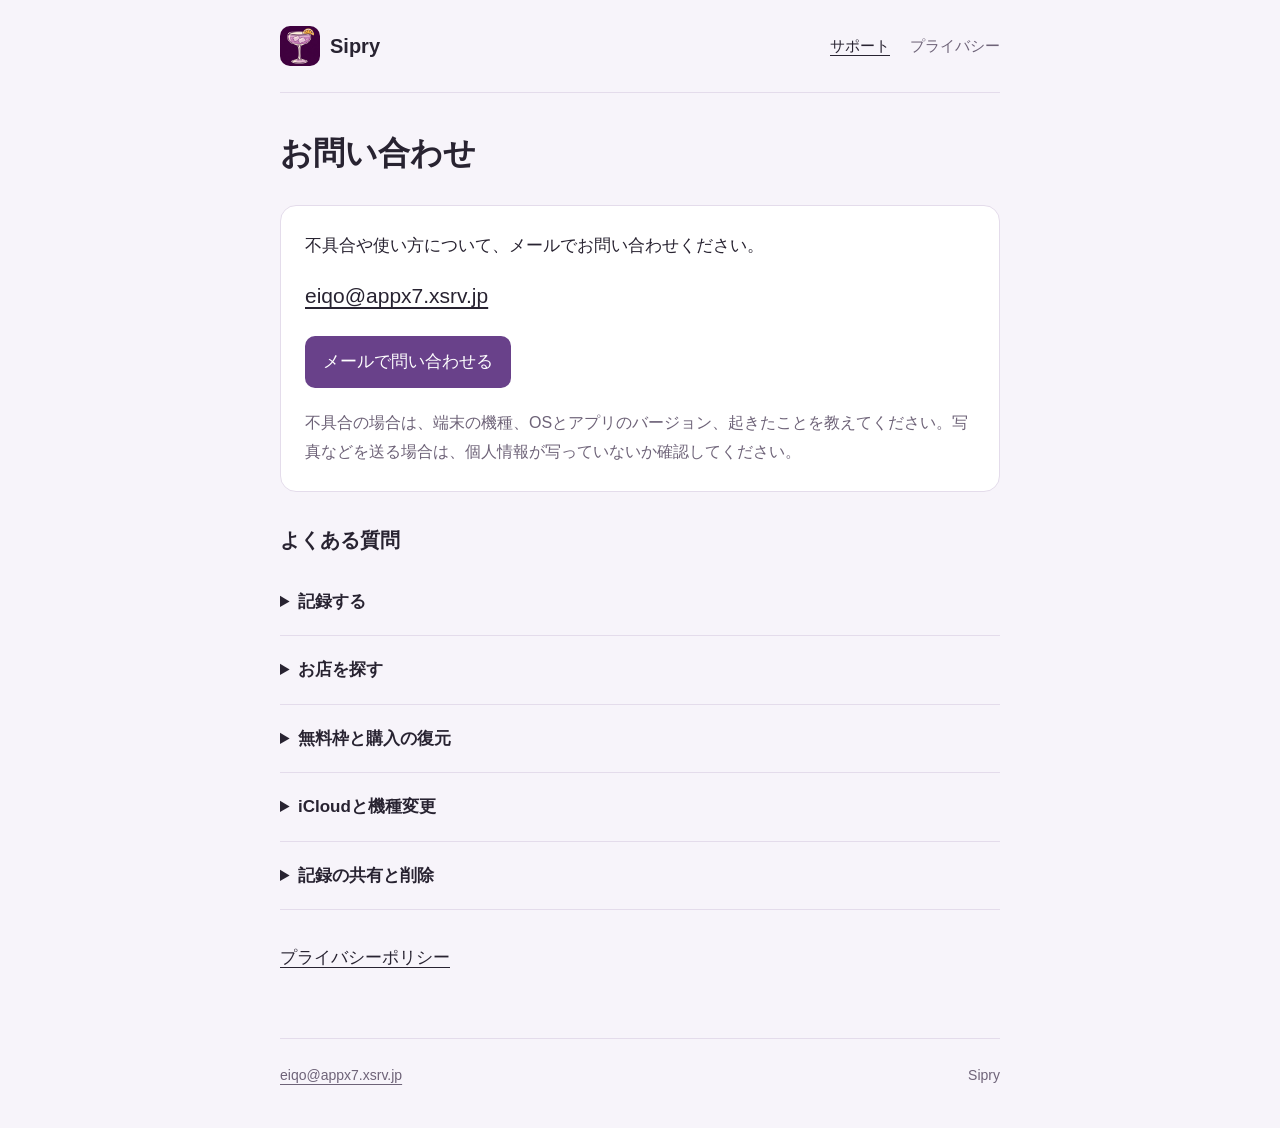
<file: index.html>
<!doctype html>
<html lang="ja"><head><meta charset="utf-8"><meta name="viewport" content="width=device-width,initial-scale=1">
<meta name="color-scheme" content="light dark"><title>お問い合わせ | Sipry</title>
<meta name="description" content="Sipryのお問い合わせです。"><link rel="icon" href="icon.png"><link rel="stylesheet" href="style.css"></head>
<body><a class="skip" href="#main">本文へ</a><header><a class="brand" href="./"><img src="icon.png" width="40" height="40" alt="">Sipry</a>
<nav aria-label="ページ"><a href="./" aria-current="page">サポート</a><a href="privacy.html">プライバシー</a></nav></header>
<main id="main"><h1>お問い合わせ</h1><section class="contact"><p>不具合や使い方について、メールでお問い合わせください。</p><a class="email" href="mailto:eiqo@appx7.xsrv.jp">eiqo@appx7.xsrv.jp</a><a class="button" href="mailto:eiqo@appx7.xsrv.jp?subject=Sipry%E3%81%AE%E3%81%8A%E5%95%8F%E3%81%84%E5%90%88%E3%82%8F%E3%81%9B">メールで問い合わせる</a><p>不具合の場合は、端末の機種、OSとアプリのバージョン、起きたことを教えてください。写真などを送る場合は、個人情報が写っていないか確認してください。</p></section><h2>よくある質問</h2><details><summary>記録する</summary><div><p>一覧の「記録する」からカクテル名を入力し、必要に応じて写真、日付、店名、感想、レシピを追加して保存します。カクテル名は候補から選ぶことも、自由に入力することもできます。</p></div></details>
<details><summary>お店を探す</summary><div><p>記録画面の「お店を検索」から店名や地域で探せます。「近くのお店を探す」には位置情報の許可が必要です。店名は検索せずに入力することもできます。</p></div></details>
<details><summary>無料枠と購入の復元</summary><div><p>削除されていない記録を5杯まで無料で保存できます。記録数の上限は、一度の購入で解除できます。購入画面には実際の価格が表示されます。</p><p>再インストールや機種変更の後は、購入時と同じApple Accountを使い、「アプリについて」から「購入・復元」を開いて購入を復元できます。購入の復元と、iCloudからの記録の同期は別です。</p></div></details>
<details><summary>iCloudと機種変更</summary><div><p>iCloudを利用できるとき、記録と写真を同期します。新しい端末では、同じApple AccountでiCloudにサインインし、Sipryを開いて同期をお待ちください。通信やiCloudの設定によっては同期に時間がかかることがあります。</p><p>削除した記録もほかの端末に反映されます。同期は削除前の状態に戻せるバックアップではありません。同期できていない記録は、新しい端末には引き継がれません。</p></div></details>
<details><summary>記録の共有と削除</summary><div><p>保存後の案内、または記録の詳細にある「共有」から、iPhoneの共有画面を開けます。画像と文章を一緒に受け取れるかは共有先によって異なります。</p><p>記録は詳細画面から削除できます。iCloudの同期が有効なときは、削除がほかの端末にも反映されます。写真ライブラリにある元の写真は削除されません。</p></div></details><p class="policy-link"><a href="privacy.html">プライバシーポリシー</a></p></main><footer><a href="mailto:eiqo@appx7.xsrv.jp">eiqo@appx7.xsrv.jp</a><span>Sipry</span></footer></body></html>
</file>
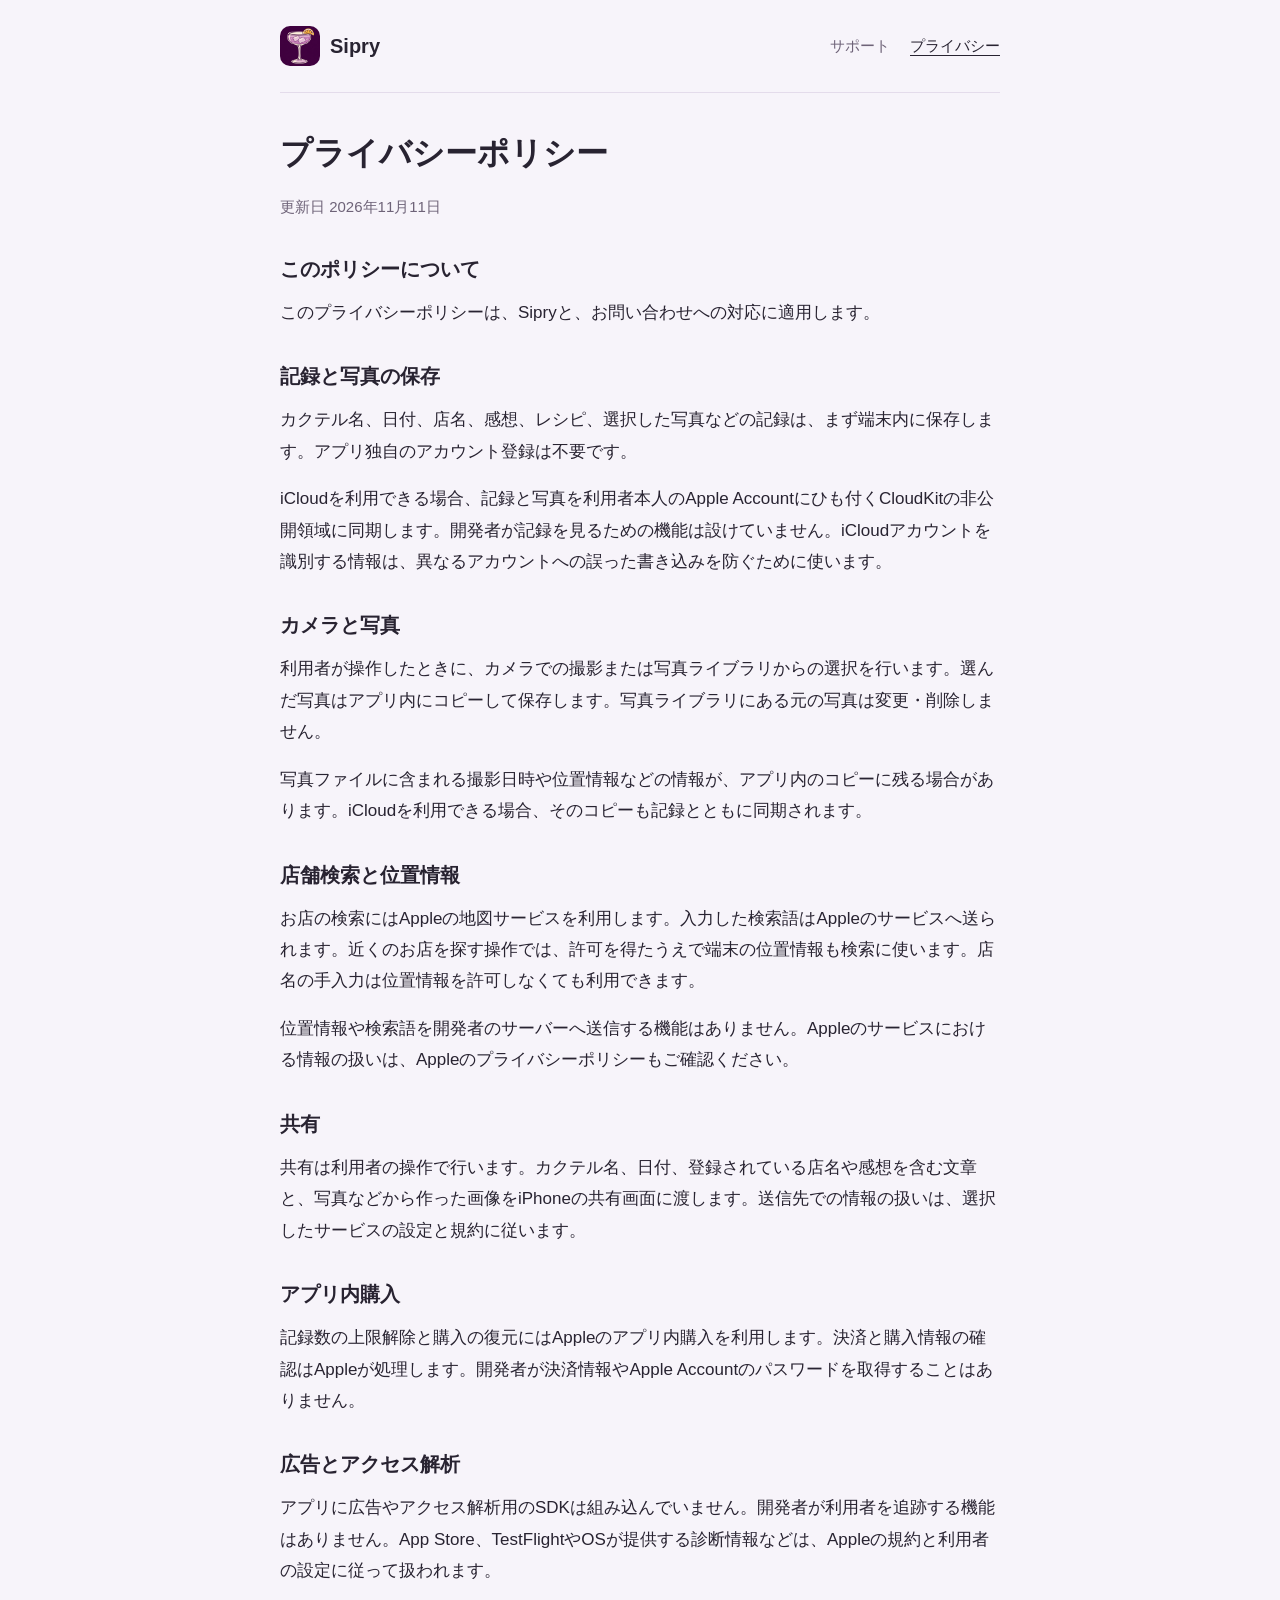
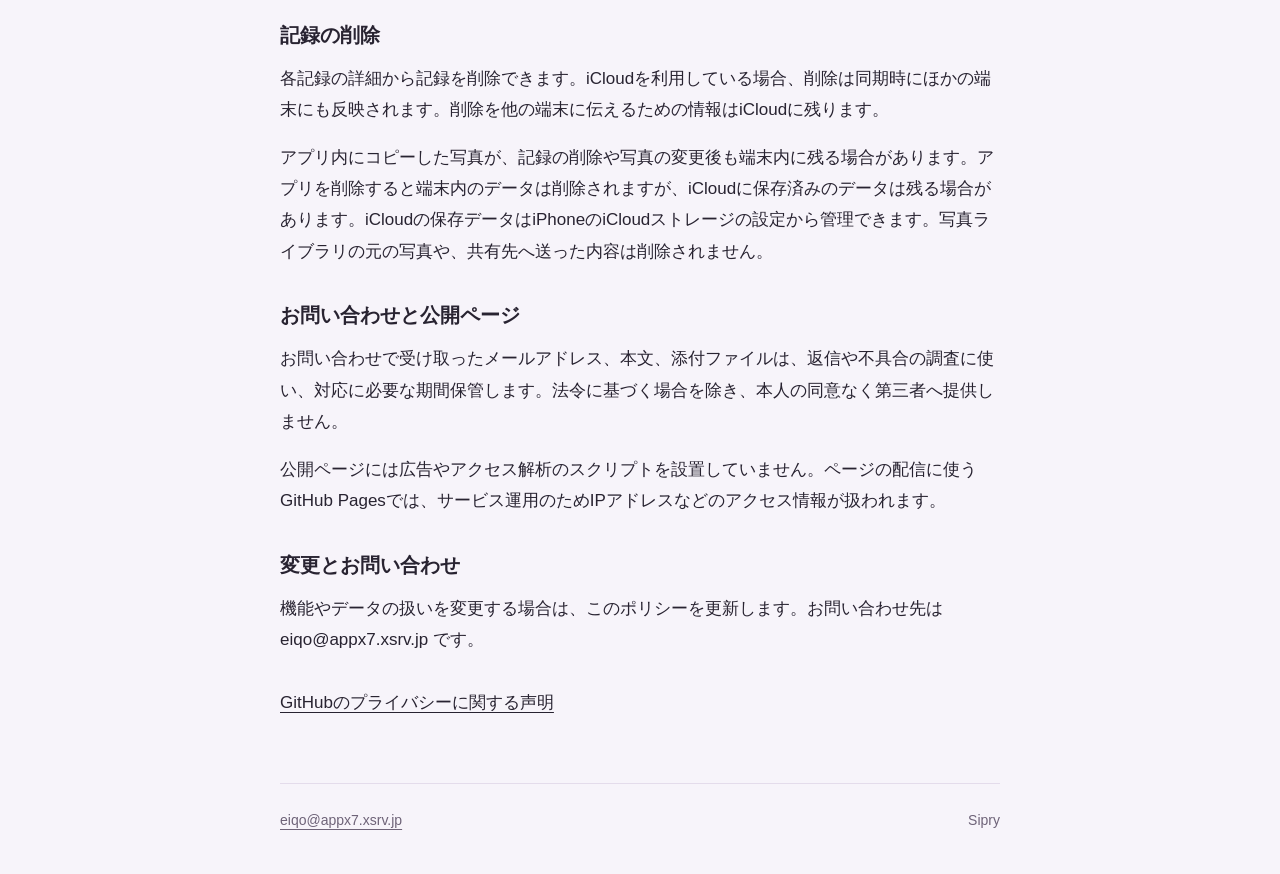
<file: privacy.html>
<!doctype html>
<html lang="ja"><head><meta charset="utf-8"><meta name="viewport" content="width=device-width,initial-scale=1">
<meta name="color-scheme" content="light dark"><title>プライバシーポリシー | Sipry</title>
<meta name="description" content="Sipryのプライバシーポリシーです。"><link rel="icon" href="icon.png"><link rel="stylesheet" href="style.css"></head>
<body><a class="skip" href="#main">本文へ</a><header><a class="brand" href="./"><img src="icon.png" width="40" height="40" alt="">Sipry</a>
<nav aria-label="ページ"><a href="./">サポート</a><a href="privacy.html" aria-current="page">プライバシー</a></nav></header>
<main id="main"><h1>プライバシーポリシー</h1><p class="muted">更新日 2026年11月11日</p><section><h2>このポリシーについて</h2><p>このプライバシーポリシーは、Sipryと、お問い合わせへの対応に適用します。</p></section>
<section><h2>記録と写真の保存</h2><p>カクテル名、日付、店名、感想、レシピ、選択した写真などの記録は、まず端末内に保存します。アプリ独自のアカウント登録は不要です。</p><p>iCloudを利用できる場合、記録と写真を利用者本人のApple Accountにひも付くCloudKitの非公開領域に同期します。開発者が記録を見るための機能は設けていません。iCloudアカウントを識別する情報は、異なるアカウントへの誤った書き込みを防ぐために使います。</p></section>
<section><h2>カメラと写真</h2><p>利用者が操作したときに、カメラでの撮影または写真ライブラリからの選択を行います。選んだ写真はアプリ内にコピーして保存します。写真ライブラリにある元の写真は変更・削除しません。</p><p>写真ファイルに含まれる撮影日時や位置情報などの情報が、アプリ内のコピーに残る場合があります。iCloudを利用できる場合、そのコピーも記録とともに同期されます。</p></section>
<section><h2>店舗検索と位置情報</h2><p>お店の検索にはAppleの地図サービスを利用します。入力した検索語はAppleのサービスへ送られます。近くのお店を探す操作では、許可を得たうえで端末の位置情報も検索に使います。店名の手入力は位置情報を許可しなくても利用できます。</p><p>位置情報や検索語を開発者のサーバーへ送信する機能はありません。Appleのサービスにおける情報の扱いは、Appleのプライバシーポリシーもご確認ください。</p></section>
<section><h2>共有</h2><p>共有は利用者の操作で行います。カクテル名、日付、登録されている店名や感想を含む文章と、写真などから作った画像をiPhoneの共有画面に渡します。送信先での情報の扱いは、選択したサービスの設定と規約に従います。</p></section>
<section><h2>アプリ内購入</h2><p>記録数の上限解除と購入の復元にはAppleのアプリ内購入を利用します。決済と購入情報の確認はAppleが処理します。開発者が決済情報やApple Accountのパスワードを取得することはありません。</p></section>
<section><h2>広告とアクセス解析</h2><p>アプリに広告やアクセス解析用のSDKは組み込んでいません。開発者が利用者を追跡する機能はありません。App Store、TestFlightやOSが提供する診断情報などは、Appleの規約と利用者の設定に従って扱われます。</p></section>
<section><h2>記録の削除</h2><p>各記録の詳細から記録を削除できます。iCloudを利用している場合、削除は同期時にほかの端末にも反映されます。削除を他の端末に伝えるための情報はiCloudに残ります。</p><p>アプリ内にコピーした写真が、記録の削除や写真の変更後も端末内に残る場合があります。アプリを削除すると端末内のデータは削除されますが、iCloudに保存済みのデータは残る場合があります。iCloudの保存データはiPhoneのiCloudストレージの設定から管理できます。写真ライブラリの元の写真や、共有先へ送った内容は削除されません。</p></section>
<section><h2>お問い合わせと公開ページ</h2><p>お問い合わせで受け取ったメールアドレス、本文、添付ファイルは、返信や不具合の調査に使い、対応に必要な期間保管します。法令に基づく場合を除き、本人の同意なく第三者へ提供しません。</p><p>公開ページには広告やアクセス解析のスクリプトを設置していません。ページの配信に使うGitHub Pagesでは、サービス運用のためIPアドレスなどのアクセス情報が扱われます。</p></section>
<section><h2>変更とお問い合わせ</h2><p>機能やデータの扱いを変更する場合は、このポリシーを更新します。お問い合わせ先は eiqo@appx7.xsrv.jp です。</p></section><p><a href="https://docs.github.com/ja/site-policy/privacy-policies/github-general-privacy-statement">GitHubのプライバシーに関する声明</a></p></main><footer><a href="mailto:eiqo@appx7.xsrv.jp">eiqo@appx7.xsrv.jp</a><span>Sipry</span></footer></body></html>
</file>
<file: style.css>
:root { color-scheme: light dark; --bg:#f7f4fa; --surface:#fff; --ink:#282331; --muted:#6e6378; --line:#e4dceb; --button:#69418a; --on-button:#fff; }
@media(prefers-color-scheme:dark) { :root { --bg:#18131d; --surface:#241d2a; --ink:#f8f4fb; --muted:#c8bdd0; --line:#4b4052; --button:#d9bce9; --on-button:#281d2d; } }
* { box-sizing:border-box; }
body { margin:0; background:var(--bg); color:var(--ink); font-family:-apple-system,BlinkMacSystemFont,"Hiragino Sans",sans-serif; font-size:17px; line-height:1.85; overflow-wrap:anywhere; }
a { color:inherit; text-underline-offset:4px; }
a:focus-visible, summary:focus-visible { outline:3px solid var(--button); outline-offset:4px; border-radius:3px; }
header, main, footer { width:min(100% - 40px,720px); margin-inline:auto; }
header { display:flex; flex-wrap:wrap; align-items:center; justify-content:space-between; gap:12px 24px; padding-block:24px; border-bottom:1px solid var(--line); }
.brand { display:flex; align-items:center; gap:10px; font-size:20px; font-weight:700; text-decoration:none; min-height:44px; }
.brand img { border-radius:10px; }
nav { display:flex; gap:20px; font-size:15px; }
nav a { display:flex; align-items:center; min-height:44px; text-decoration:none; color:var(--muted); }
nav a[aria-current] { color:var(--ink); text-decoration:underline; }
main { padding-block:36px 48px; }
h1 { margin:0 0 28px; font-size:clamp(25px,5.4vw,32px); line-height:1.5; }
h2 { font-size:20px; line-height:1.6; margin:0 0 12px; }
p { margin:0 0 16px; }
section { margin-bottom:32px; }
.contact { padding:24px; border:1px solid var(--line); border-radius:16px; background:var(--surface); }
.email { display:block; width:fit-content; font-size:21px; margin-bottom:20px; }
.button { display:inline-flex; align-items:center; justify-content:center; min-height:48px; padding:10px 18px; background:var(--button); color:var(--on-button); border-radius:10px; text-decoration:none; margin-bottom:20px; }
.contact p:last-child { margin:0; font-size:16px; color:var(--muted); }
details { border-bottom:1px solid var(--line); }
summary { padding:18px 0; font-weight:600; cursor:pointer; min-height:56px; }
details div { padding:0 0 8px; }
.muted { color:var(--muted); font-size:15px; margin-top:-12px; margin-bottom:32px; }
.policy-link { margin-top:32px; }
footer { display:flex; flex-wrap:wrap; justify-content:space-between; gap:12px; border-top:1px solid var(--line); padding-block:24px 40px; font-size:14px; color:var(--muted); }
.skip { position:absolute; left:16px; top:-100px; background:var(--surface); padding:10px; }
.skip:focus { top:10px; }
@media(max-width:360px) { .contact { padding:18px; } }
</file>
